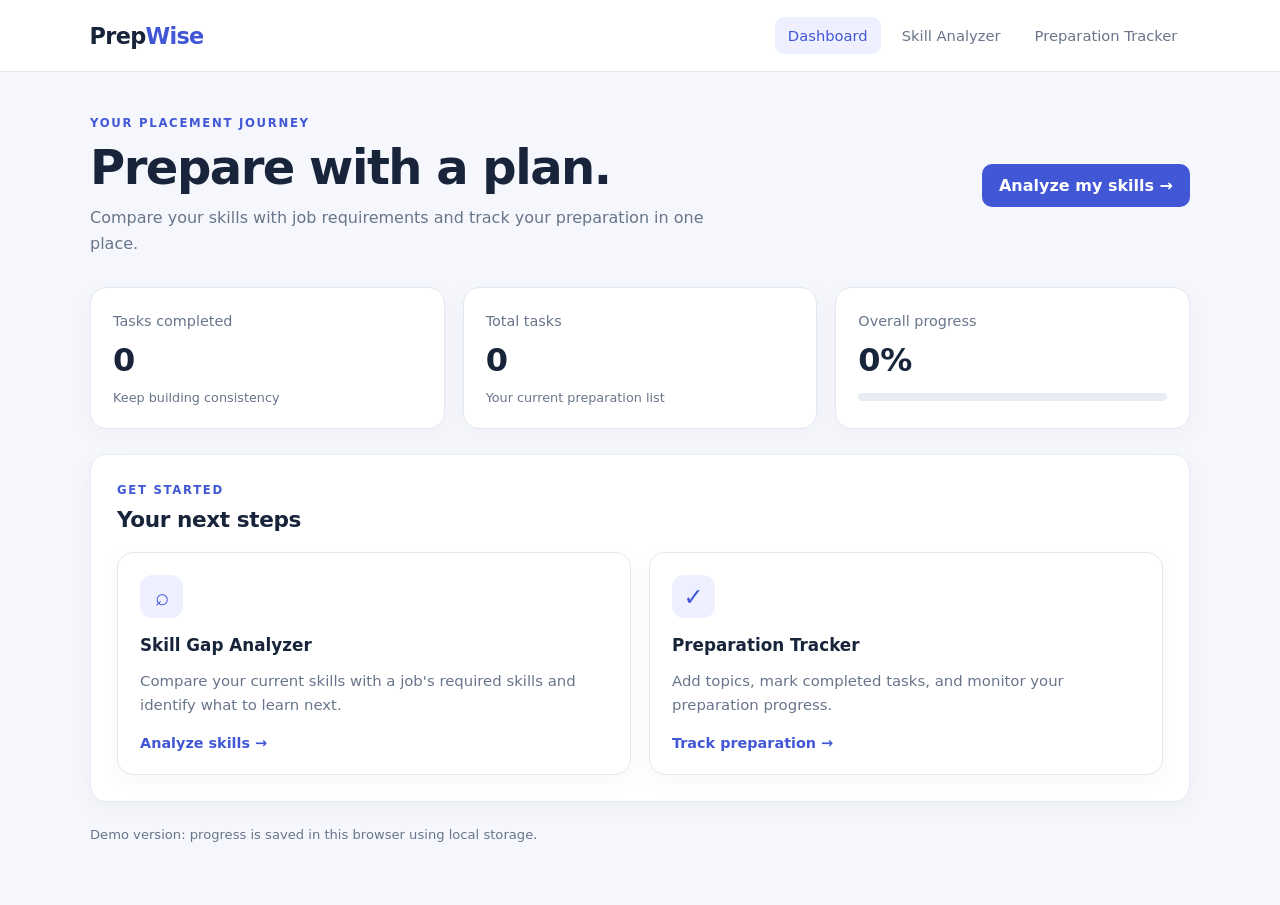
<file: index.html>
<!DOCTYPE html>
<html lang="en">
<head>
  <meta charset="UTF-8">
  <meta name="viewport" content="width=device-width, initial-scale=1.0">
  <title>Placement Prep | Skill Analyzer</title>
  <link rel="stylesheet" href="style.css">
</head>
<body>
  <header class="topbar">
    <a class="brand" href="index.html">Prep<span>Wise</span></a>
    <nav>
      <a class="active" href="index.html">Dashboard</a>
      <a href="skill-gap.html">Skill Analyzer</a>
      <a href="tracker.html">Preparation Tracker</a>
    </nav>
  </header>

  <main class="container">
    <section class="welcome">
      <div>
        <p class="eyebrow">YOUR PLACEMENT JOURNEY</p>
        <h1>Prepare with a plan.</h1>
        <p class="muted">Compare your skills with job requirements and track your preparation in one place.</p>
      </div>
      <a class="button" href="skill-gap.html">Analyze my skills →</a>
    </section>

    <section class="stats">
      <article class="stat-card">
        <p>Tasks completed</p>
        <h2 id="completed-count">0</h2>
        <span>Keep building consistency</span>
      </article>
      <article class="stat-card">
        <p>Total tasks</p>
        <h2 id="total-count">0</h2>
        <span>Your current preparation list</span>
      </article>
      <article class="stat-card">
        <p>Overall progress</p>
        <h2 id="progress-percent">0%</h2>
        <div class="progress-track"><div id="progress-bar" class="progress-fill"></div></div>
      </article>
    </section>

    <section class="panel">
      <div class="section-heading">
        <div>
          <p class="eyebrow">GET STARTED</p>
          <h2>Your next steps</h2>
        </div>
      </div>
      <div class="feature-grid">
        <a class="feature-card" href="skill-gap.html">
          <div class="feature-icon">⌕</div>
          <h3>Skill Gap Analyzer</h3>
          <p>Compare your current skills with a job's required skills and identify what to learn next.</p>
          <span class="text-link">Analyze skills →</span>
        </a>
        <a class="feature-card" href="tracker.html">
          <div class="feature-icon">✓</div>
          <h3>Preparation Tracker</h3>
          <p>Add topics, mark completed tasks, and monitor your preparation progress.</p>
          <span class="text-link">Track preparation →</span>
        </a>
      </div>
    </section>
    <p class="footnote">Demo version: progress is saved in this browser using local storage.</p>
  </main>
  <script src="index.js"></script>
</body>
</html>
</file>
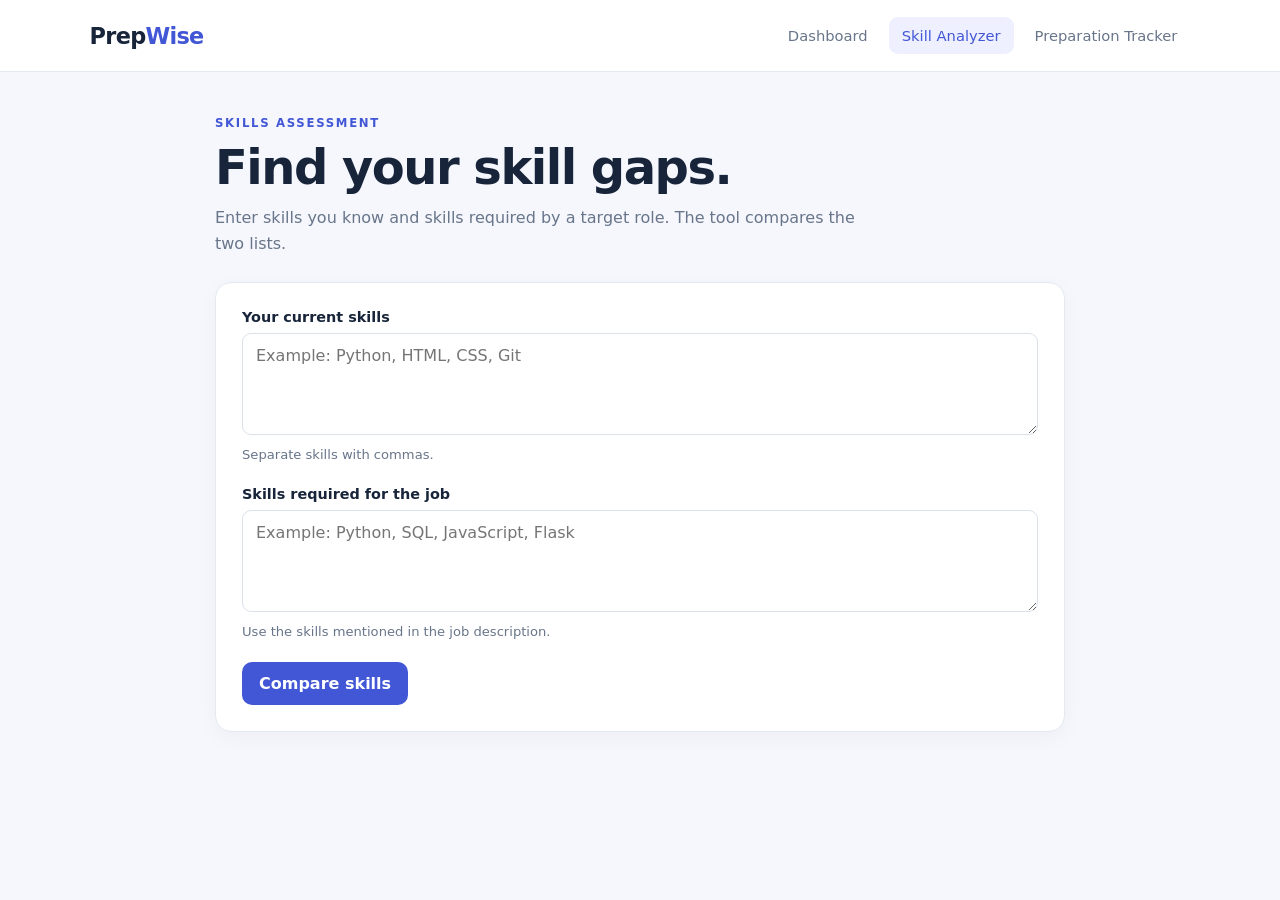
<file: skill-gap.html>
<!DOCTYPE html>
<html lang="en">
<head>
  <meta charset="UTF-8">
  <meta name="viewport" content="width=device-width, initial-scale=1.0">
  <title>Skill Analyzer | PrepWise</title>
  <link rel="stylesheet" href="style.css">
</head>
<body>
  <header class="topbar">
    <a class="brand" href="index.html">Prep<span>Wise</span></a>
    <nav>
      <a href="index.html">Dashboard</a>
      <a class="active" href="skill-gap.html">Skill Analyzer</a>
      <a href="tracker.html">Preparation Tracker</a>
    </nav>
  </header>

  <main class="container narrow">
    <section class="page-heading">
      <p class="eyebrow">SKILLS ASSESSMENT</p>
      <h1>Find your skill gaps.</h1>
      <p class="muted">Enter skills you know and skills required by a target role. The tool compares the two lists.</p>
    </section>

    <section class="panel">
      <form id="skill-form">
        <label for="current-skills">Your current skills</label>
        <textarea id="current-skills" rows="4" placeholder="Example: Python, HTML, CSS, Git" required></textarea>
        <p class="hint">Separate skills with commas.</p>

        <label for="required-skills">Skills required for the job</label>
        <textarea id="required-skills" rows="4" placeholder="Example: Python, SQL, JavaScript, Flask" required></textarea>
        <p class="hint">Use the skills mentioned in the job description.</p>

        <button class="button" type="submit">Compare skills</button>
      </form>
    </section>

    <section id="results" class="panel result-panel" hidden aria-live="polite">
      <div class="result-top">
        <div>
          <p class="eyebrow">YOUR RESULT</p>
          <h2 id="match-title">Skill match</h2>
        </div>
        <div class="match-score" id="match-score">0%</div>
      </div>
      <div class="progress-track large"><div id="match-bar" class="progress-fill"></div></div>
      <div class="result-columns">
        <div>
          <h3>Matching skills</h3>
          <ul id="matched-list" class="skill-list"></ul>
        </div>
        <div>
          <h3>Skills to learn</h3>
          <ul id="missing-list" class="skill-list"></ul>
        </div>
      </div>
      <p class="footnote">This percentage is a simple skill-list overlap, not a prediction of hiring success.</p>
    </section>
  </main>
  <script src="skill-gap.js"></script>
</body>
</html>
</file>
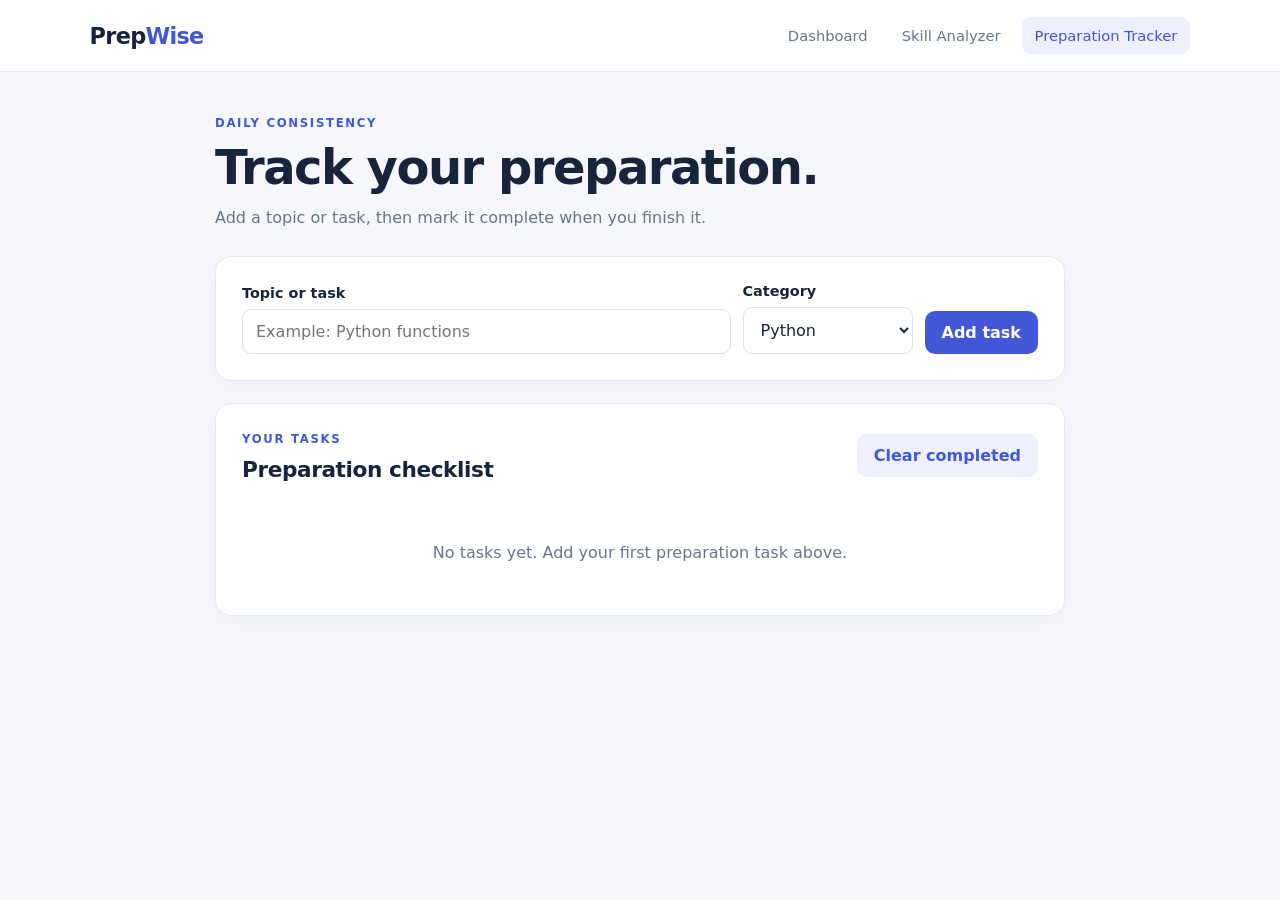
<file: tracker.html>
<!DOCTYPE html>
<html lang="en">
<head>
  <meta charset="UTF-8">
  <meta name="viewport" content="width=device-width, initial-scale=1.0">
  <title>Preparation Tracker | PrepWise</title>
  <link rel="stylesheet" href="style.css">
</head>
<body>
  <header class="topbar">
    <a class="brand" href="index.html">Prep<span>Wise</span></a>
    <nav>
      <a href="index.html">Dashboard</a>
      <a href="skill-gap.html">Skill Analyzer</a>
      <a class="active" href="tracker.html">Preparation Tracker</a>
    </nav>
  </header>

  <main class="container narrow">
    <section class="page-heading">
      <p class="eyebrow">DAILY CONSISTENCY</p>
      <h1>Track your preparation.</h1>
      <p class="muted">Add a topic or task, then mark it complete when you finish it.</p>
    </section>

    <section class="panel">
      <form id="task-form" class="task-form">
        <div class="field-grow">
          <label for="task-name">Topic or task</label>
          <input id="task-name" type="text" maxlength="100" placeholder="Example: Python functions" required>
        </div>
        <div>
          <label for="task-category">Category</label>
          <select id="task-category">
            <option>Python</option>
            <option>DSA</option>
            <option>DBMS</option>
            <option>Aptitude</option>
            <option>Projects</option>
            <option>Other</option>
          </select>
        </div>
        <button class="button" type="submit">Add task</button>
      </form>
    </section>

    <section class="panel">
      <div class="list-header">
        <div>
          <p class="eyebrow">YOUR TASKS</p>
          <h2>Preparation checklist</h2>
        </div>
        <button id="clear-completed" class="button button-light" type="button">Clear completed</button>
      </div>
      <div id="task-list" class="task-list"></div>
      <p id="empty-state" class="empty-state">No tasks yet. Add your first preparation task above.</p>
    </section>
  </main>
  <script src="tracker.js"></script>
</body>
</html>
</file>
<file: style.css>
:root {
  --ink: #17243a;
  --muted: #68758a;
  --primary: #4257d6;
  --primary-dark: #3044bd;
  --surface: #ffffff;
  --background: #f5f7fc;
  --border: #e4e8f1;
  --green: #1b9568;
  --red: #c44c56;
  font-family: Inter, ui-sans-serif, system-ui, -apple-system, BlinkMacSystemFont, "Segoe UI", sans-serif;
}
* { box-sizing: border-box; }
body { margin: 0; background: var(--background); color: var(--ink); }
a { color: inherit; text-decoration: none; }
.topbar {
  min-height: 72px; display: flex; align-items: center; justify-content: space-between;
  gap: 24px; padding: 0 7%; background: var(--surface); border-bottom: 1px solid var(--border);
}
.brand { font-size: 1.4rem; font-weight: 800; letter-spacing: -0.7px; }
.brand span { color: var(--primary); }
nav { display: flex; gap: 8px; flex-wrap: wrap; }
nav a { padding: 10px 13px; border-radius: 9px; color: var(--muted); font-size: .92rem; }
nav a:hover, nav a.active { background: #eef0ff; color: var(--primary); }
.container { width: min(1100px, 88%); margin: 42px auto 60px; }
.narrow { width: min(850px, 88%); }
.welcome { display: flex; align-items: center; justify-content: space-between; gap: 28px; margin-bottom: 30px; }
h1 { font-size: clamp(2rem, 4vw, 3rem); letter-spacing: -1.5px; line-height: 1.1; margin: 8px 0 12px; }
h2 { margin: 0; font-size: 1.35rem; letter-spacing: -.4px; }
h3 { margin: 0 0 10px; font-size: 1.05rem; }
p { line-height: 1.6; }
.muted { color: var(--muted); max-width: 650px; margin: 0; }
.eyebrow { font-size: .73rem; font-weight: 800; letter-spacing: 1.7px; color: var(--primary); margin: 0 0 8px; }
.button { display: inline-flex; justify-content: center; align-items: center; border: 0; border-radius: 10px; padding: 12px 17px; background: var(--primary); color: white; font: inherit; font-weight: 700; cursor: pointer; transition: background .15s, transform .15s; }
.button:hover { background: var(--primary-dark); transform: translateY(-1px); }
.button-light { background: #eef0ff; color: var(--primary); }
.button-light:hover { background: #e0e4ff; }
.stats { display: grid; grid-template-columns: repeat(3, 1fr); gap: 18px; margin-bottom: 25px; }
.stat-card, .panel, .feature-card { background: var(--surface); border: 1px solid var(--border); border-radius: 16px; box-shadow: 0 6px 22px rgba(24, 39, 75, .035); }
.stat-card { padding: 22px; }
.stat-card p { margin: 0; color: var(--muted); font-size: .9rem; }
.stat-card h2 { font-size: 2rem; margin: 8px 0; }
.stat-card span { color: var(--muted); font-size: .8rem; }
.progress-track { height: 8px; border-radius: 99px; background: #e9ecf5; overflow: hidden; margin-top: 14px; }
.progress-fill { width: 0; height: 100%; background: var(--primary); border-radius: inherit; transition: width .25s ease; }
.panel { padding: 26px; margin-bottom: 22px; }
.section-heading, .list-header { display: flex; justify-content: space-between; align-items: center; gap: 16px; margin-bottom: 20px; }
.feature-grid { display: grid; grid-template-columns: repeat(2, 1fr); gap: 18px; }
.feature-card { padding: 22px; transition: transform .15s, border-color .15s; }
.feature-card:hover { transform: translateY(-3px); border-color: #c7cdfb; }
.feature-card p { color: var(--muted); font-size: .93rem; }
.feature-icon { display: grid; place-items: center; width: 43px; height: 43px; border-radius: 12px; background: #eef0ff; color: var(--primary); font-size: 1.5rem; margin-bottom: 17px; }
.text-link { color: var(--primary); font-weight: 700; font-size: .9rem; }
.page-heading { margin-bottom: 25px; }
form label { display: block; font-size: .9rem; font-weight: 700; margin: 0 0 8px; }
textarea, input, select { width: 100%; padding: 12px 13px; border: 1px solid #dce1ec; border-radius: 9px; background: #fff; color: var(--ink); font: inherit; outline: none; }
textarea { resize: vertical; min-height: 90px; }
textarea:focus, input:focus, select:focus { border-color: var(--primary); box-shadow: 0 0 0 3px rgba(66, 87, 214, .1); }
form > label:not(:first-child) { margin-top: 21px; }
.hint, .footnote { color: var(--muted); font-size: .82rem; }
.hint { margin: 5px 0 0; }
form .button { margin-top: 20px; }
.result-panel { margin-top: 22px; }
.result-top { display: flex; align-items: center; justify-content: space-between; gap: 16px; }
.match-score { font-size: 2rem; font-weight: 800; color: var(--primary); }
.progress-track.large { height: 12px; margin: 18px 0 25px; }
.result-columns { display: grid; grid-template-columns: 1fr 1fr; gap: 24px; }
.skill-list { list-style: none; margin: 0; padding: 0; }
.skill-list li { padding: 9px 11px; border-radius: 8px; margin: 7px 0; background: #f3f5fb; font-size: .92rem; }
.skill-list .good { color: #14754f; background: #eaf8f1; }
.skill-list .missing { color: #a43a46; background: #fff0f1; }
.task-form { display: grid; grid-template-columns: 1fr 170px auto; align-items: end; gap: 12px; }
.task-form .button { margin: 0; }
.list-header { align-items: center; }
.task-list { display: grid; gap: 10px; }
.task-item { display: flex; align-items: center; gap: 12px; padding: 13px 14px; border: 1px solid var(--border); border-radius: 10px; }
.task-item input[type="checkbox"] { width: 18px; height: 18px; accent-color: var(--primary); flex-shrink: 0; }
.task-content { flex: 1; min-width: 0; }
.task-name { display: block; font-weight: 650; overflow-wrap: anywhere; }
.task-category { display: inline-block; margin-top: 4px; color: var(--muted); font-size: .78rem; }
.task-item.done .task-name { text-decoration: line-through; color: var(--muted); }
.delete-task { border: 0; background: transparent; color: var(--red); font: inherit; cursor: pointer; padding: 7px; }
.empty-state { text-align: center; color: var(--muted); padding: 22px 0 8px; }
.footnote { margin-top: 20px; }
[hidden] { display: none !important; }
@media (max-width: 760px) {
  .topbar { padding: 16px 6%; align-items: flex-start; flex-direction: column; gap: 12px; }
  nav { gap: 2px; }
  nav a { padding: 8px; font-size: .83rem; }
  .container, .narrow { width: 90%; margin-top: 28px; }
  .welcome { align-items: flex-start; flex-direction: column; }
  .stats { grid-template-columns: 1fr; }
  .feature-grid, .result-columns { grid-template-columns: 1fr; }
  .task-form { grid-template-columns: 1fr; }
  .task-form .button { width: 100%; }
  .panel { padding: 20px; }
  .list-header { align-items: flex-start; flex-direction: column; }
}
</file>
